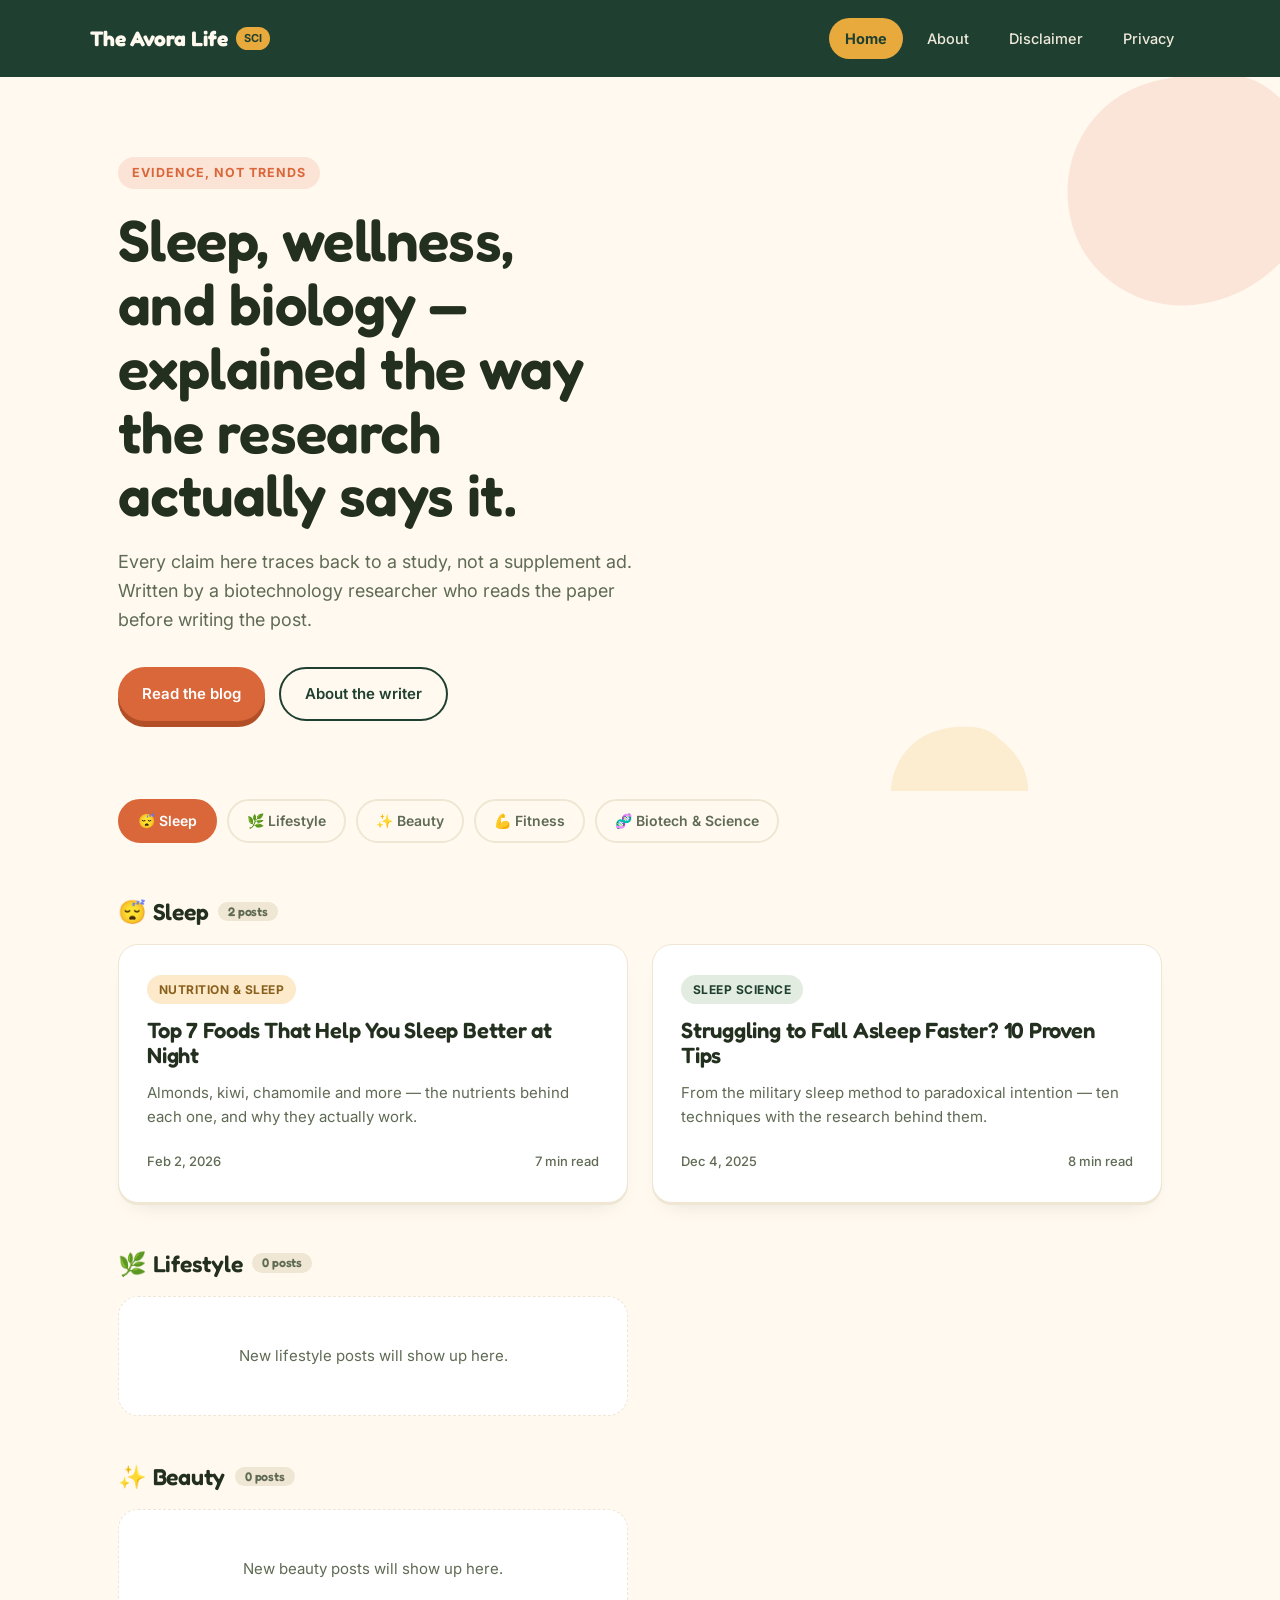
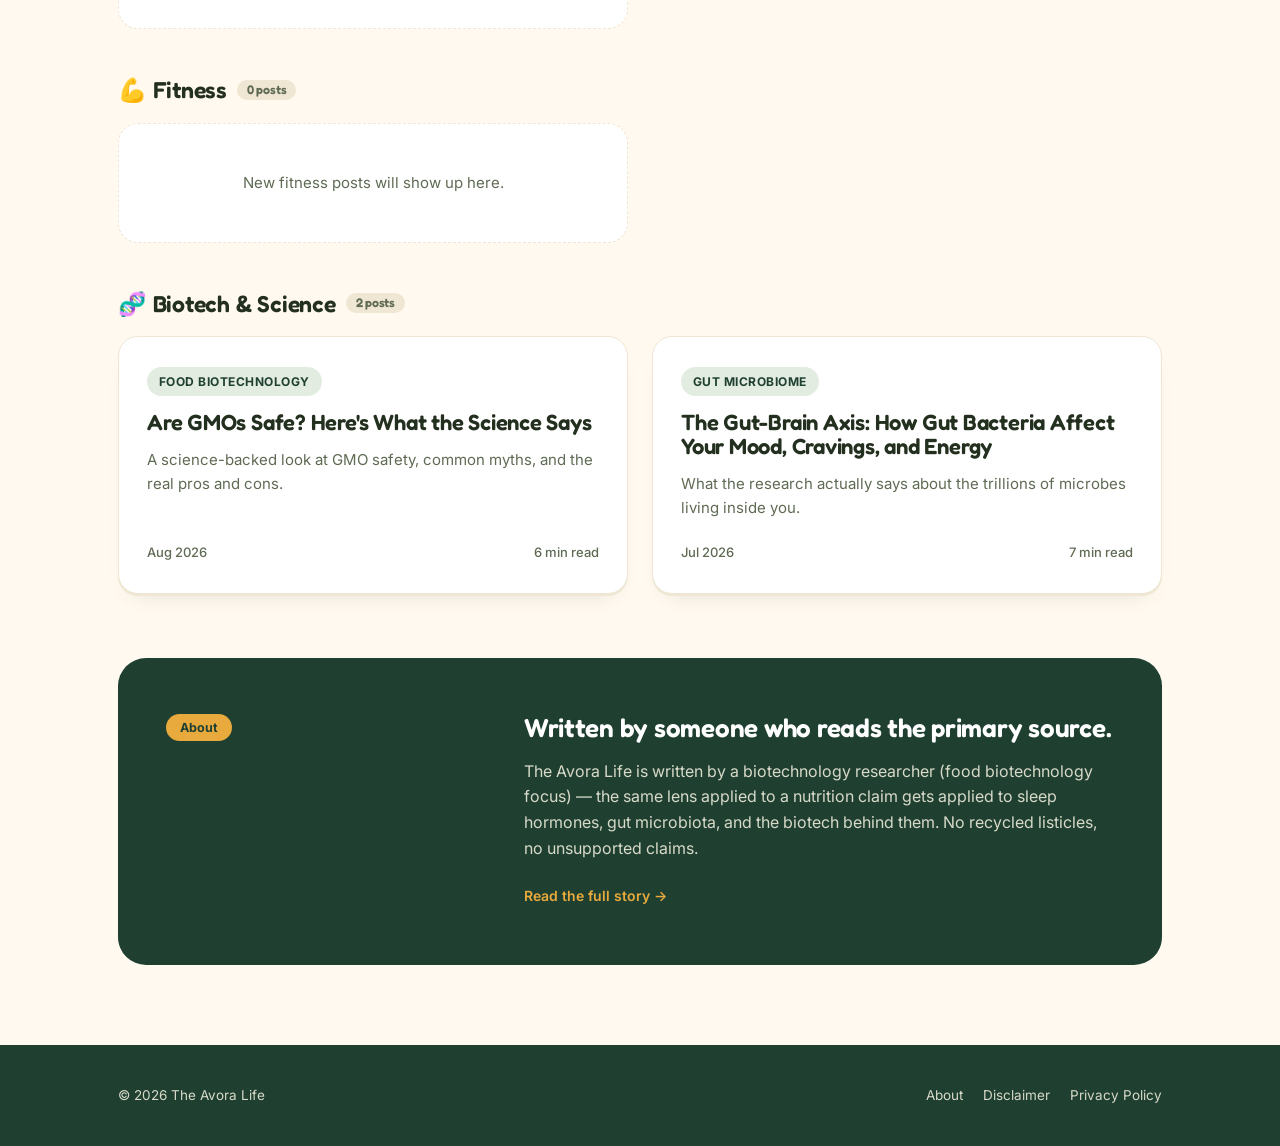
<file: index.html>
<!DOCTYPE html>
<html lang="en">
<head>
<meta charset="UTF-8">
<meta name="viewport" content="width=device-width, initial-scale=1">
<title>The Avora Life — Science-Backed Health & Wellness</title>
<meta name="description" content="Science-backed writing on sleep, wellness, and biotech — evidence over trends.">
<link rel="stylesheet" href="style.css">
</head>
<body>

<header>
  <div class="wrap nav">
    <a href="index.html" class="brand">The Avora Life <span class="mark">SCI</span></a>
    <nav class="navlinks" id="navlinks">
      <a href="index.html" aria-current="page">Home</a>
      <a href="about.html">About</a>
      <a href="disclaimer.html">Disclaimer</a>
      <a href="privacy.html">Privacy</a>
    </nav>
    <button class="navtoggle" id="navtoggle" aria-label="Menu"><span></span><span></span><span></span></button>
  </div>
</header>

<section class="hero">
  <svg class="blob blob-1" viewBox="0 0 200 200" xmlns="http://www.w3.org/2000/svg" aria-hidden="true"><path fill="#FBE3D6" d="M45.3,-58.5C58.5,-49.6,68.5,-34.7,71.8,-18.3C75.2,-1.9,71.9,16,63.5,30.6C55.1,45.2,41.6,56.4,26.2,63.1C10.8,69.7,-6.4,71.7,-22.5,67.4C-38.6,63.2,-53.5,52.7,-62.4,38.2C-71.3,23.6,-74.2,5,-70.5,-11.8C-66.8,-28.6,-56.6,-43.5,-43.2,-52.4C-29.9,-61.3,-14.9,-64.2,1.6,-66.2C18.2,-68.3,32.1,-67.4,45.3,-58.5Z" transform="translate(100 100)"/></svg>
  <svg class="blob blob-2" viewBox="0 0 200 200" xmlns="http://www.w3.org/2000/svg" aria-hidden="true"><path fill="#FCEACB" d="M39.5,-51.9C51.5,-42.8,61.6,-30.6,65.8,-16.4C70,-2.2,68.3,14,61.1,27.4C53.9,40.8,41.2,51.4,26.7,58.2C12.2,65,-4.1,68,-19.6,64.5C-35.1,61,-49.8,51,-58.8,37.2C-67.8,23.4,-71.1,5.8,-67.9,-10.5C-64.8,-26.8,-55.2,-41.8,-42.1,-51C-29,-60.2,-14.5,-63.6,0.4,-64.2C15.3,-64.8,30.5,-62.6,39.5,-51.9Z" transform="translate(100 100)"/></svg>
  <div class="wrap inner">
    <span class="eyebrow">Evidence, not trends</span>
    <h1>Sleep, wellness, and biology — explained the way the research actually says it.</h1>
    <p class="lede">Every claim here traces back to a study, not a supplement ad. Written by a biotechnology researcher who reads the paper before writing the post.</p>
    <div class="ctas">
      <a href="#latest" class="btn btn-primary">Read the blog</a>
      <a href="about.html" class="btn btn-outline">About the writer</a>
    </div>
  </div>
</section>

<section class="wrap" id="latest">
  <div class="cat-nav">
    <a href="#sleep" class="cat-pill active">😴 Sleep</a>
    <a href="#lifestyle" class="cat-pill">🌿 Lifestyle</a>
    <a href="#beauty" class="cat-pill">✨ Beauty</a>
    <a href="#fitness" class="cat-pill">💪 Fitness</a>
    <a href="#science" class="cat-pill">🧬 Biotech &amp; Science</a>
  </div>

  <section class="cat-section" id="sleep">
    <h2>😴 Sleep <span class="count">2 posts</span></h2>
    <div class="post-grid">
      <a class="post-card" href="blog/sleep-foods.html">
        <span class="tag sleep">Nutrition &amp; Sleep</span>
        <h3>Top 7 Foods That Help You Sleep Better at Night</h3>
        <p>Almonds, kiwi, chamomile and more — the nutrients behind each one, and why they actually work.</p>
        <span class="meta"><span>Feb 2, 2026</span><span>7 min read</span></span>
      </a>
      <a class="post-card" href="blog/fall-asleep-faster.html">
        <span class="tag science">Sleep Science</span>
        <h3>Struggling to Fall Asleep Faster? 10 Proven Tips</h3>
        <p>From the military sleep method to paradoxical intention — ten techniques with the research behind them.</p>
        <span class="meta"><span>Dec 4, 2025</span><span>8 min read</span></span>
      </a>
    </div>
  </section>

  <section class="cat-section" id="lifestyle">
    <h2>🌿 Lifestyle <span class="count">0 posts</span></h2>
    <div class="post-grid">
      <div class="post-card empty"><p>New lifestyle posts will show up here.</p></div>
    </div>
  </section>

  <section class="cat-section" id="beauty">
    <h2>✨ Beauty <span class="count">0 posts</span></h2>
    <div class="post-grid">
      <div class="post-card empty"><p>New beauty posts will show up here.</p></div>
    </div>
  </section>

  <section class="cat-section" id="fitness">
    <h2>💪 Fitness <span class="count">0 posts</span></h2>
    <div class="post-grid">
      <div class="post-card empty"><p>New fitness posts will show up here.</p></div>
    </div>
  </section>

  <section class="cat-section" id="science">
    <h2>🧬 Biotech &amp; Science <span class="count">2 posts</span></h2>
    <div class="post-grid">
      <a class="post-card" href="blog/gmo-safety.html">
        <span class="tag science">Food Biotechnology</span>
        <h3>Are GMOs Safe? Here's What the Science Says</h3>
        <p>A science-backed look at GMO safety, common myths, and the real pros and cons.</p>
        <span class="meta"><span>Aug 2026</span><span>6 min read</span></span>
      </a>
      <a class="post-card" href="blog/gut-brain-axis.html">
        <span class="tag science">Gut Microbiome</span>
        <h3>The Gut-Brain Axis: How Gut Bacteria Affect Your Mood, Cravings, and Energy</h3>
        <p>What the research actually says about the trillions of microbes living inside you.</p>
        <span class="meta"><span>Jul 2026</span><span>7 min read</span></span>
      </a>
    </div>
  </section>

  <div class="about-strip">
    <div>
      <span class="pill">About</span>
    </div>
    <div>
      <h2>Written by someone who reads the primary source.</h2>
      <p>The Avora Life is written by a biotechnology researcher (food biotechnology focus) — the same lens applied to a nutrition claim gets applied to sleep hormones, gut microbiota, and the biotech behind them. No recycled listicles, no unsupported claims.</p>
      <a href="about.html" class="back-link">Read the full story →</a>
    </div>
  </div>
</section>

<footer>
  <div class="wrap" style="display:flex;justify-content:space-between;width:100%;flex-wrap:wrap;gap:12px;">
    <span>© 2026 The Avora Life</span>
    <div style="display:flex;gap:20px;">
      <a href="about.html">About</a>
      <a href="disclaimer.html">Disclaimer</a>
      <a href="privacy.html">Privacy Policy</a>
    </div>
  </div>
</footer>

<script src="script.js"></script>
</body>
</html>
</file>
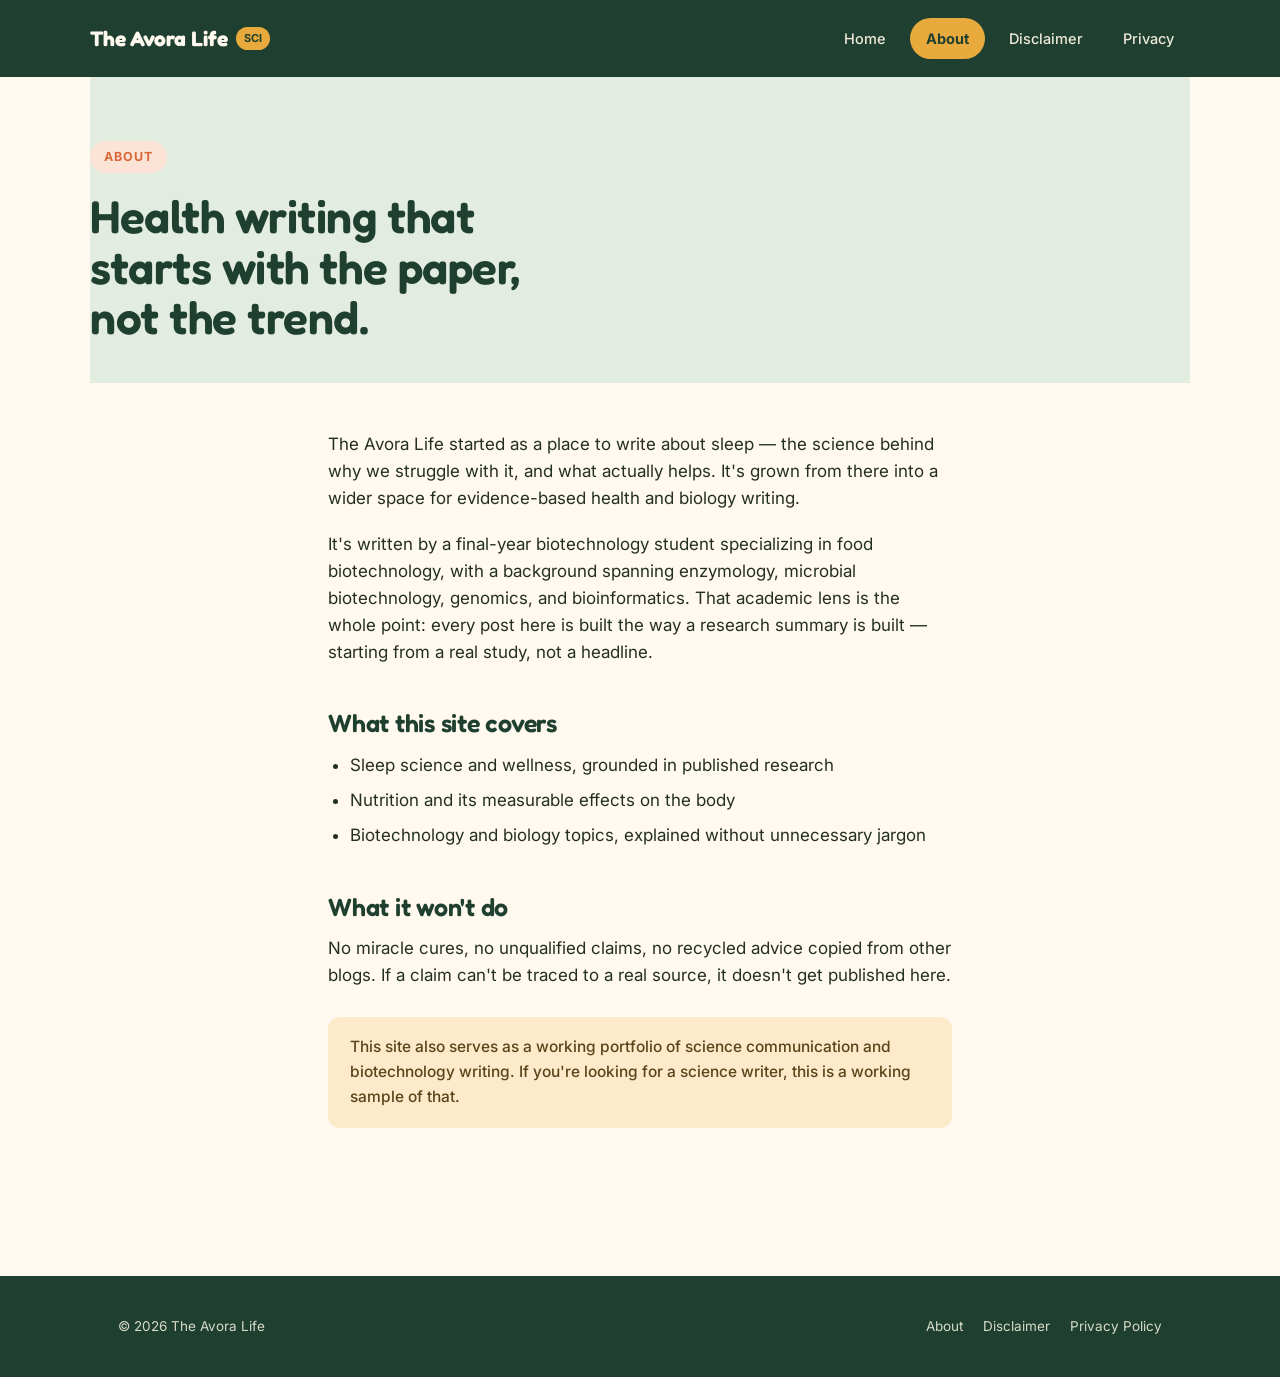
<file: about.html>
<!DOCTYPE html>
<html lang="en">
<head>
<meta charset="UTF-8">
<meta name="viewport" content="width=device-width, initial-scale=1">
<title>About — The Avora Life</title>
<link rel="stylesheet" href="style.css">
</head>
<body>

<header>
  <div class="wrap nav">
    <a href="index.html" class="brand">The Avora Life <span class="mark">SCI</span></a>
    <nav class="navlinks" id="navlinks">
      <a href="index.html">Home</a>
      <a href="about.html" aria-current="page">About</a>
      <a href="disclaimer.html">Disclaimer</a>
      <a href="privacy.html">Privacy</a>
    </nav>
    <button class="navtoggle" id="navtoggle" aria-label="Menu"><span></span><span></span><span></span></button>
  </div>
</header>

<div class="article-head wrap">
  <span class="eyebrow">About</span>
  <h1>Health writing that starts with the paper, not the trend.</h1>
</div>

<article class="body">
  <p>The Avora Life started as a place to write about sleep — the science behind why we struggle with it, and what actually helps. It's grown from there into a wider space for evidence-based health and biology writing.</p>

  <p>It's written by a final-year biotechnology student specializing in food biotechnology, with a background spanning enzymology, microbial biotechnology, genomics, and bioinformatics. That academic lens is the whole point: every post here is built the way a research summary is built — starting from a real study, not a headline.</p>

  <h2>What this site covers</h2>
  <ul>
    <li>Sleep science and wellness, grounded in published research</li>
    <li>Nutrition and its measurable effects on the body</li>
    <li>Biotechnology and biology topics, explained without unnecessary jargon</li>
  </ul>

  <h2>What it won't do</h2>
  <p>No miracle cures, no unqualified claims, no recycled advice copied from other blogs. If a claim can't be traced to a real source, it doesn't get published here.</p>

  <div class="callout">This site also serves as a working portfolio of science communication and biotechnology writing. If you're looking for a science writer, this is a working sample of that.</div>
</article>

<footer>
  <div class="wrap" style="display:flex;justify-content:space-between;width:100%;flex-wrap:wrap;gap:12px;">
    <span>© 2026 The Avora Life</span>
    <div style="display:flex;gap:20px;">
      <a href="about.html">About</a>
      <a href="disclaimer.html">Disclaimer</a>
      <a href="privacy.html">Privacy Policy</a>
    </div>
  </div>
</footer>

<script src="script.js"></script>
</body>
</html>
</file>
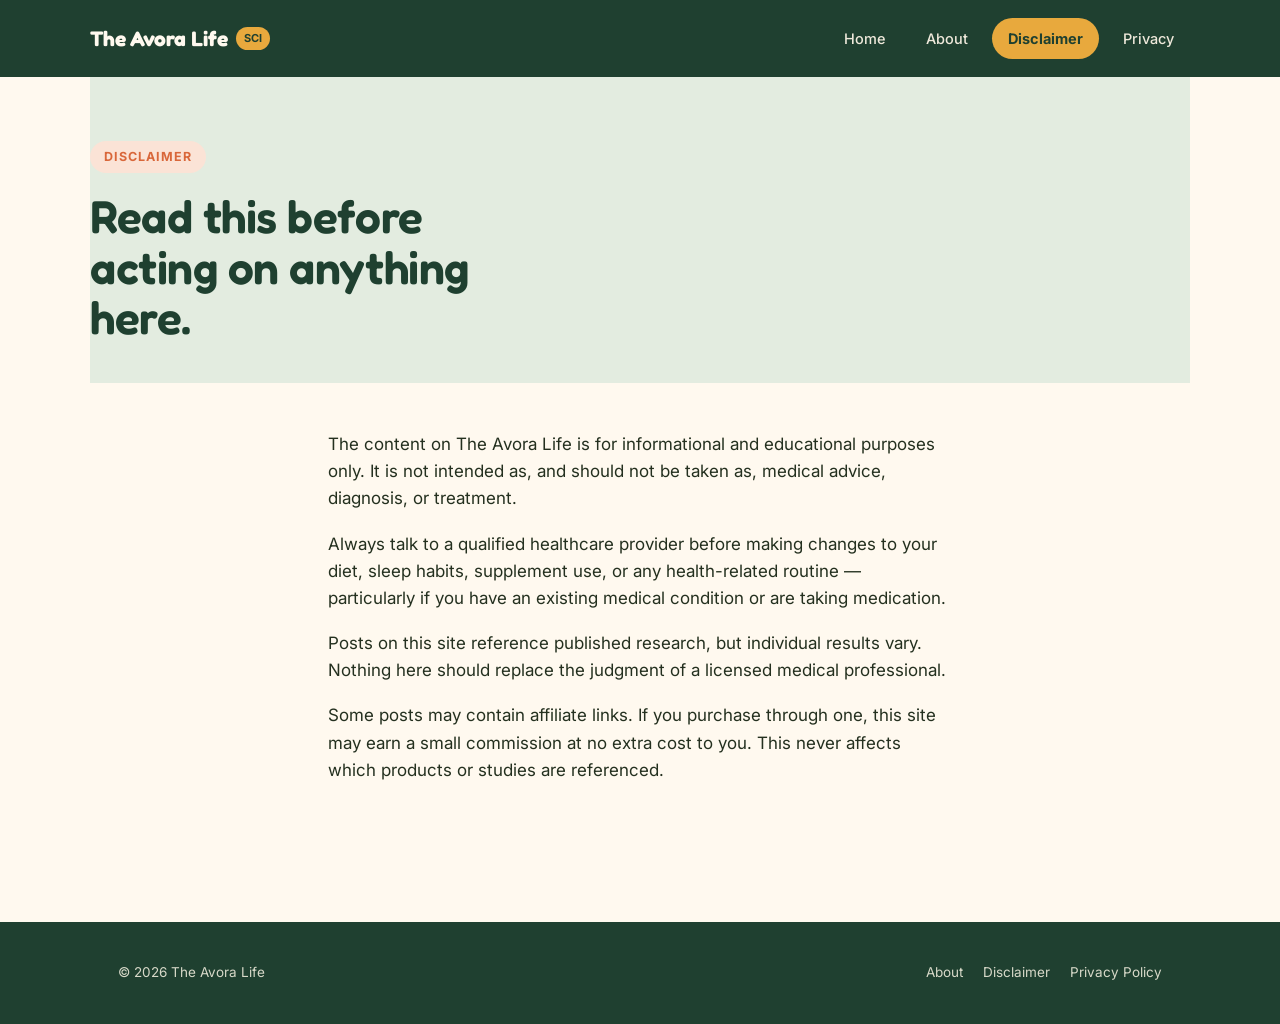
<file: disclaimer.html>
<!DOCTYPE html>
<html lang="en">
<head>
<meta charset="UTF-8">
<meta name="viewport" content="width=device-width, initial-scale=1">
<title>Disclaimer — The Avora Life</title>
<link rel="stylesheet" href="style.css">
</head>
<body>

<header>
  <div class="wrap nav">
    <a href="index.html" class="brand">The Avora Life <span class="mark">SCI</span></a>
    <nav class="navlinks" id="navlinks">
      <a href="index.html">Home</a>
      <a href="about.html">About</a>
      <a href="disclaimer.html" aria-current="page">Disclaimer</a>
      <a href="privacy.html">Privacy</a>
    </nav>
    <button class="navtoggle" id="navtoggle" aria-label="Menu"><span></span><span></span><span></span></button>
  </div>
</header>

<div class="article-head wrap">
  <span class="eyebrow">Disclaimer</span>
  <h1>Read this before acting on anything here.</h1>
</div>

<article class="body">
  <p>The content on The Avora Life is for informational and educational purposes only. It is not intended as, and should not be taken as, medical advice, diagnosis, or treatment.</p>
  <p>Always talk to a qualified healthcare provider before making changes to your diet, sleep habits, supplement use, or any health-related routine — particularly if you have an existing medical condition or are taking medication.</p>
  <p>Posts on this site reference published research, but individual results vary. Nothing here should replace the judgment of a licensed medical professional.</p>
  <p>Some posts may contain affiliate links. If you purchase through one, this site may earn a small commission at no extra cost to you. This never affects which products or studies are referenced.</p>
</article>

<footer>
  <div class="wrap" style="display:flex;justify-content:space-between;width:100%;flex-wrap:wrap;gap:12px;">
    <span>© 2026 The Avora Life</span>
    <div style="display:flex;gap:20px;">
      <a href="about.html">About</a>
      <a href="disclaimer.html">Disclaimer</a>
      <a href="privacy.html">Privacy Policy</a>
    </div>
  </div>
</footer>

<script src="script.js"></script>
</body>
</html>
</file>
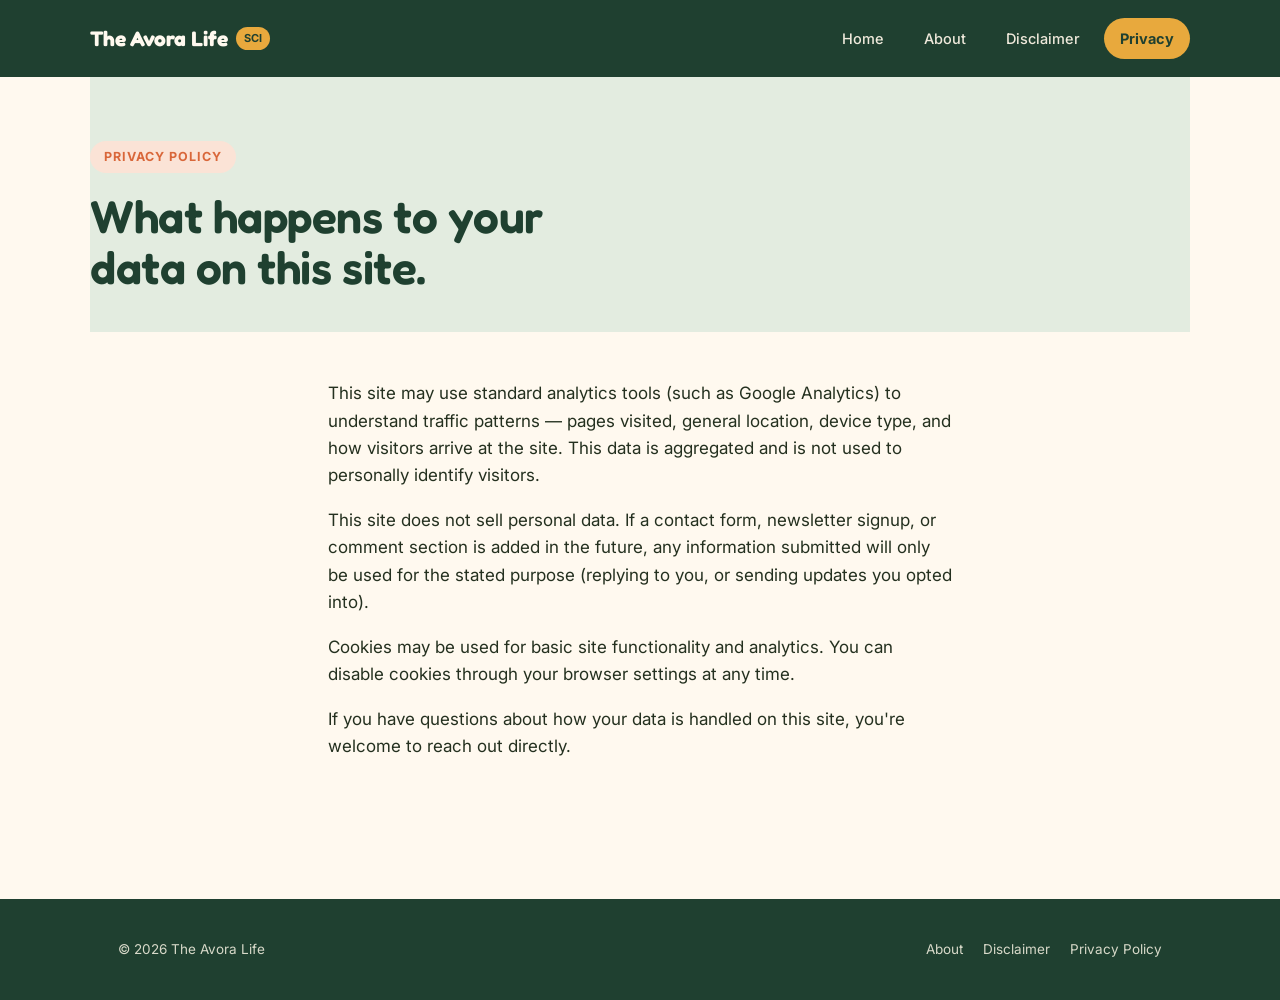
<file: privacy.html>
<!DOCTYPE html>
<html lang="en">
<head>
<meta charset="UTF-8">
<meta name="viewport" content="width=device-width, initial-scale=1">
<title>Privacy Policy — The Avora Life</title>
<link rel="stylesheet" href="style.css">
</head>
<body>

<header>
  <div class="wrap nav">
    <a href="index.html" class="brand">The Avora Life <span class="mark">SCI</span></a>
    <nav class="navlinks" id="navlinks">
      <a href="index.html">Home</a>
      <a href="about.html">About</a>
      <a href="disclaimer.html">Disclaimer</a>
      <a href="privacy.html" aria-current="page">Privacy</a>
    </nav>
    <button class="navtoggle" id="navtoggle" aria-label="Menu"><span></span><span></span><span></span></button>
  </div>
</header>

<div class="article-head wrap">
  <span class="eyebrow">Privacy Policy</span>
  <h1>What happens to your data on this site.</h1>
</div>

<article class="body">
  <p>This site may use standard analytics tools (such as Google Analytics) to understand traffic patterns — pages visited, general location, device type, and how visitors arrive at the site. This data is aggregated and is not used to personally identify visitors.</p>
  <p>This site does not sell personal data. If a contact form, newsletter signup, or comment section is added in the future, any information submitted will only be used for the stated purpose (replying to you, or sending updates you opted into).</p>
  <p>Cookies may be used for basic site functionality and analytics. You can disable cookies through your browser settings at any time.</p>
  <p>If you have questions about how your data is handled on this site, you're welcome to reach out directly.</p>
</article>

<footer>
  <div class="wrap" style="display:flex;justify-content:space-between;width:100%;flex-wrap:wrap;gap:12px;">
    <span>© 2026 The Avora Life</span>
    <div style="display:flex;gap:20px;">
      <a href="about.html">About</a>
      <a href="disclaimer.html">Disclaimer</a>
      <a href="privacy.html">Privacy Policy</a>
    </div>
  </div>
</footer>

<script src="script.js"></script>
</body>
</html>
</file>
<file: style.css>
@import url('https://fonts.googleapis.com/css2?family=Fredoka:wght@500;600;700&family=Inter:wght@400;500;600;700&display=swap');

:root{
  --bg:#FFF9EF;
  --cream:#FFF9EF;
  --card:#FFFFFF;
  --ink:#24301F;
  --ink-soft:#5F6B54;
  --green:#1F4030;
  --green-soft:#E3ECE0;
  --terracotta:#D9673A;
  --terracotta-soft:#FBE3D6;
  --mustard:#E8A93D;
  --mustard-soft:#FCEACB;
  --line:#EFE6D3;
  --radius:20px;
  --radius-sm:12px;
}

*{box-sizing:border-box;}
html{scroll-behavior:smooth;}
body{
  margin:0;
  background:var(--bg);
  color:var(--ink);
  font-family:'Inter',sans-serif;
  font-size:16px;
  line-height:1.6;
  -webkit-font-smoothing:antialiased;
}
a{color:inherit;text-decoration:none;}
img{max-width:100%;display:block;}
.wrap{max-width:1100px;margin:0 auto;padding:0 28px;}

h1,h2,h3,.display{
  font-family:'Fredoka',sans-serif;
  font-weight:600;
  letter-spacing:-0.01em;
  line-height:1.1;
  margin:0;
}

.eyebrow{
  font-family:'Inter',sans-serif;
  font-weight:700;
  font-size:12.5px;
  letter-spacing:0.08em;
  text-transform:uppercase;
  color:var(--terracotta);
  background:var(--terracotta-soft);
  padding:6px 14px;
  border-radius:999px;
  display:inline-block;
}

header{
  position:sticky;top:0;z-index:20;
  background:var(--green);
}
.nav{display:flex;align-items:center;justify-content:space-between;padding:18px 0;}
.brand{
  font-family:'Fredoka',sans-serif;font-weight:700;font-size:21px;
  color:#FFF9EF;display:flex;align-items:center;gap:8px;
}
.brand .mark{
  font-family:'Inter',sans-serif;font-weight:700;font-size:11px;color:var(--green);
  background:var(--mustard);
  padding:3px 8px;border-radius:999px;
}
.navlinks{display:flex;gap:8px;font-size:14.5px;}
.navlinks a{
  color:#EFE9DB;padding:9px 16px;border-radius:999px;
  font-weight:500;transition:background .15s,color .15s;
}
.navlinks a:hover{background:rgba(255,255,255,0.1);}
.navlinks a[aria-current="page"]{background:var(--mustard);color:var(--green);font-weight:700;}
.navtoggle{display:none;background:none;border:none;cursor:pointer;padding:6px;}
.navtoggle span{display:block;width:22px;height:2px;background:#FFF9EF;margin:5px 0;border-radius:2px;}

@media (max-width:720px){
  .navlinks{
    position:absolute;top:100%;left:0;right:0;
    flex-direction:column;background:var(--green);
    padding:16px 28px;gap:8px;display:none;
  }
  .navlinks.open{display:flex;}
  .navlinks a{width:100%;}
  .navtoggle{display:block;}
}

.hero{
  position:relative;
  padding:80px 0 70px;
  overflow:hidden;
}
.blob{position:absolute;z-index:0;filter:blur(0px);}
.blob-1{top:-60px;right:-80px;width:340px;opacity:0.9;}
.blob-2{bottom:-100px;right:220px;width:200px;opacity:0.85;}
.hero .inner{position:relative;z-index:1;}
.hero h1{font-size:clamp(36px,5.6vw,58px);max-width:15ch;margin-top:20px;}
.hero p.lede{margin-top:20px;max-width:50ch;font-size:18px;color:var(--ink-soft);}
.hero .ctas{margin-top:32px;display:flex;gap:14px;flex-wrap:wrap;}
.btn{
  display:inline-flex;align-items:center;gap:8px;
  font-weight:600;font-size:15px;
  padding:13px 24px;border-radius:999px;
  transition:transform .15s, box-shadow .15s;
}
.btn-primary{background:var(--terracotta);color:#fff;box-shadow:0 6px 0 0 #B24F27;}
.btn-primary:hover{transform:translateY(2px);box-shadow:0 4px 0 0 #B24F27;}
.btn-outline{background:transparent;color:var(--green);border:2px solid var(--green);}
.btn-outline:hover{background:var(--green);color:#fff;}

.cat-nav{
  display:flex;gap:10px;flex-wrap:wrap;
  padding:8px 0 8px;
  position:sticky;top:74px;z-index:10;
  background:var(--bg);
}
.cat-pill{
  padding:9px 18px;border-radius:999px;font-weight:600;font-size:14px;
  border:2px solid var(--line);color:var(--ink-soft);
  transition:all .15s;display:inline-block;
}
.cat-pill.active,.cat-pill:hover{background:var(--terracotta);border-color:var(--terracotta);color:#fff;}

.cat-section{padding-top:48px;scroll-margin-top:130px;}
.cat-section h2{font-size:23px;display:flex;align-items:center;gap:10px;}
.cat-section .count{
  font-size:12.5px;font-weight:600;color:var(--ink-soft);
  background:var(--line);padding:3px 10px;border-radius:999px;
}
.cat-section .post-grid{margin-top:20px;}
.post-card.empty{
  align-items:center;justify-content:center;text-align:center;
  border-style:dashed;box-shadow:none;color:var(--ink-soft);
  min-height:120px;
}

.section-head{
  display:flex;align-items:center;justify-content:space-between;
  margin:0 0 30px;padding-top:56px;
}

.post-grid{display:grid;grid-template-columns:1fr 1fr;gap:24px;}
@media (max-width:720px){.post-grid{grid-template-columns:1fr;}}

.post-card{
  background:var(--card);
  border-radius:var(--radius);
  padding:30px 28px;
  display:flex;flex-direction:column;gap:14px;
  box-shadow:0 2px 0 var(--line), 0 12px 24px -18px rgba(36,48,31,0.25);
  border:1px solid var(--line);
  transition:transform .18s, box-shadow .18s;
}
.post-card:hover{transform:translateY(-4px);box-shadow:0 2px 0 var(--line), 0 20px 30px -18px rgba(36,48,31,0.3);}
.post-card .tag{
  font-weight:700;font-size:12px;letter-spacing:0.04em;text-transform:uppercase;
  display:inline-block;padding:5px 12px;border-radius:999px;
  width:fit-content;
}
.tag.sleep{background:var(--mustard-soft);color:#8A611C;}
.tag.science{background:var(--green-soft);color:var(--green);}
.post-card h3{font-size:22px;}
.post-card p{color:var(--ink-soft);font-size:15px;margin:0;}
.post-card .meta{
  margin-top:auto;padding-top:8px;
  font-size:13px;color:var(--ink-soft);font-weight:500;
  display:flex;justify-content:space-between;
}

.about-strip{
  margin-top:64px;
  background:var(--green);
  border-radius:28px;
  padding:56px 48px;
  display:grid;grid-template-columns:0.7fr 1.3fr;gap:40px;
  color:#F3EFE2;
}
@media (max-width:720px){.about-strip{grid-template-columns:1fr;padding:40px 28px;}}
.about-strip h2{font-size:26px;color:#fff;margin-bottom:12px;}
.about-strip p{color:#D8D9C9;font-size:16px;}
.about-strip .pill{
  background:var(--mustard);color:var(--green);font-weight:700;
  font-size:12.5px;padding:6px 14px;border-radius:999px;width:fit-content;
}
.about-strip .back-link{color:var(--mustard);font-weight:600;}

footer{
  background:var(--green);color:#D8D9C9;
  margin-top:80px;padding:40px 0;
  font-size:13.5px;
  display:flex;justify-content:space-between;flex-wrap:wrap;gap:12px;
}
footer a:hover{color:#fff;}

.article-head{background:var(--green-soft);padding:64px 0 40px;}
.article-head h1{font-size:clamp(30px,4.6vw,46px);max-width:18ch;margin-top:18px;color:var(--green);}
.article-head .sub{margin-top:16px;color:var(--ink-soft);font-size:17px;max-width:56ch;}
.article-meta{
  margin-top:24px;display:flex;gap:20px;
  font-size:13.5px;color:var(--ink-soft);font-weight:600;
}

article.body{max-width:680px;margin:0 auto;padding:48px 28px 40px;font-size:17px;}
article.body h2{font-size:25px;margin-top:44px;margin-bottom:14px;color:var(--green);}
article.body h3{font-size:20px;margin-top:30px;margin-bottom:10px;color:var(--green);}
article.body p{margin:0 0 18px;color:var(--ink);}
article.body ul,article.body ol{margin:0 0 18px;padding-left:22px;color:var(--ink);}
article.body li{margin-bottom:8px;}
article.body a{color:var(--terracotta);border-bottom:2px solid var(--terracotta-soft);font-weight:600;}
article.body a:hover{border-color:var(--terracotta);}
.callout{
  border-radius:var(--radius-sm);
  background:var(--mustard-soft);
  padding:18px 22px;margin:28px 0;
  font-size:15.5px;color:#5C4319;font-weight:500;
}
.source-list{
  margin-top:52px;padding:24px;border-radius:var(--radius-sm);
  background:var(--green-soft);
  font-size:13.5px;color:var(--ink-soft);
}
.source-list .eyebrow{margin-bottom:14px;}
.source-list ol{padding-left:20px;margin:0;}
.source-list li{margin-bottom:8px;}

.back-link{
  display:inline-flex;align-items:center;gap:8px;
  font-weight:600;font-size:14px;color:var(--terracotta);margin-top:8px;
}
</file>
